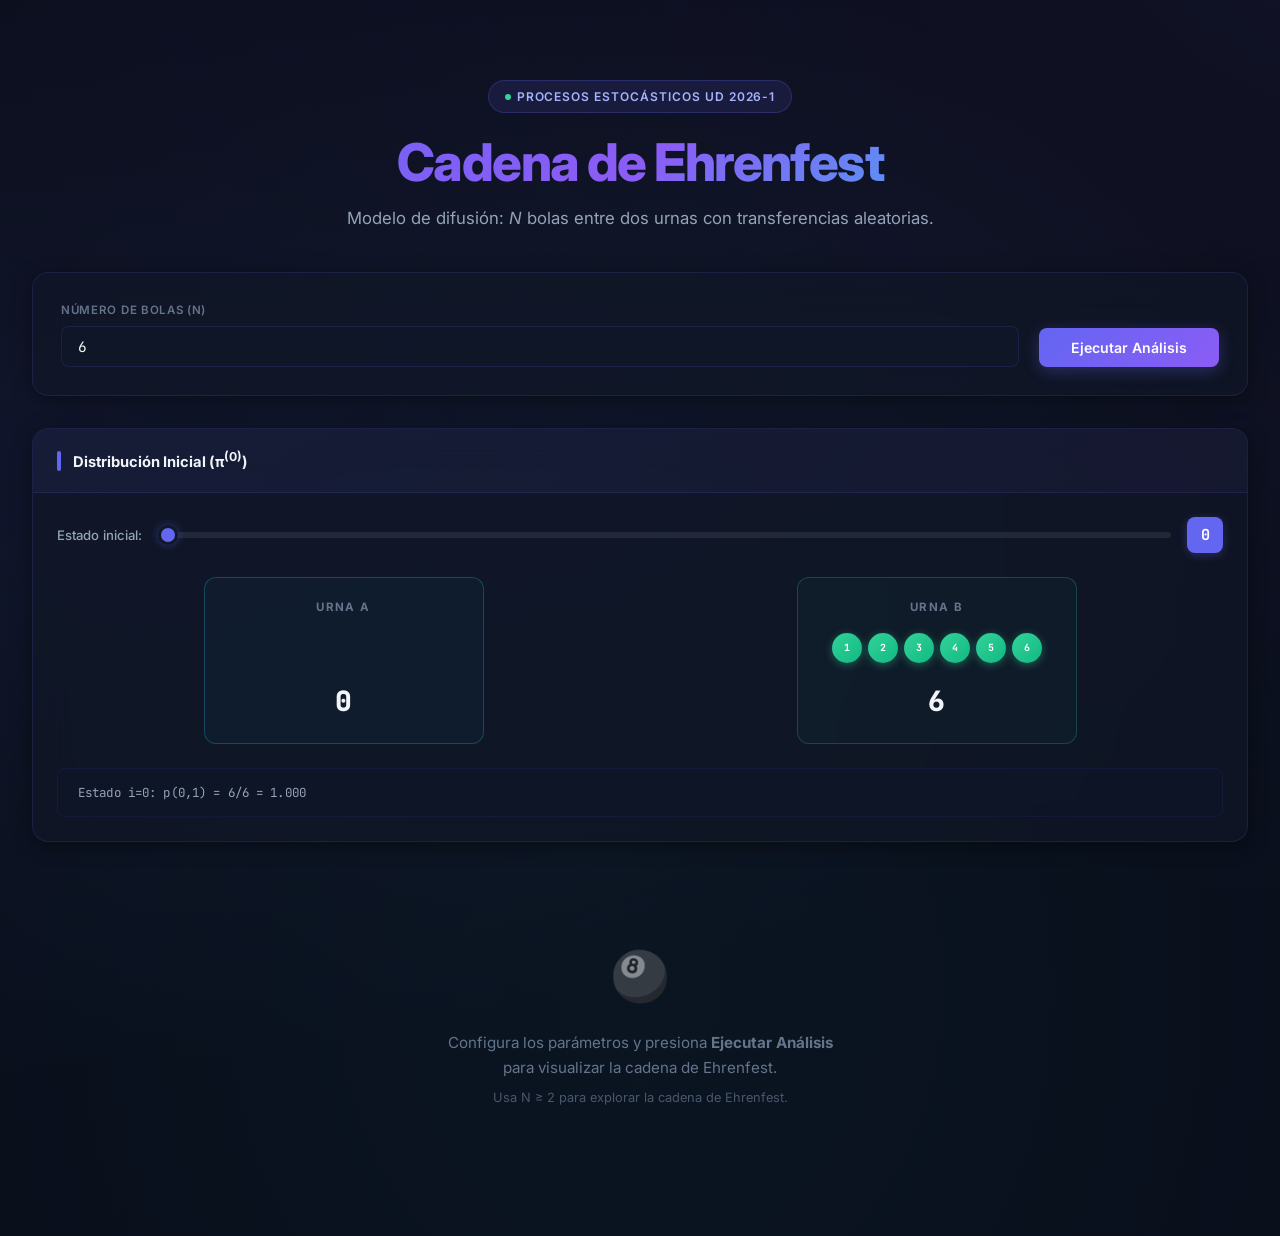
<file: index.html>
<!DOCTYPE html>
<html lang="es">

<head>
  <meta charset="UTF-8" />
  <meta name="viewport" content="width=device-width, initial-scale=1.0" />
  <meta name="description"
    content="Visualizador interactivo de la Cadena de Markov de Ehrenfest — distribución estacionaria, clases de comunicación, tiempos de recurrencia y simulación en tiempo real." />
  <title>Cadena de Ehrenfest — Visualizador Interactivo</title>
  <link rel="stylesheet" href="index.css" />
</head>

<body>
  <div id="app">

    <!-- ==================== HEADER ==================== -->
    <header class="header">
      <div class="header__badge">Procesos Estocásticos UD 2026-1</div>
      <h1 class="header__title">Cadena de Ehrenfest</h1>
      <p class="header__subtitle">
        Modelo de difusión: <em>N</em> bolas entre dos urnas con transferencias aleatorias.
      </p>
    </header>

    <!-- ==================== CONTROLS (only N) ==================== -->
    <section class="controls" id="controls">
      <div class="control-group">
        <label for="inputN">Número de bolas (N)</label>
        <input type="number" id="inputN" min="2" value="6" />
      </div>
      <button class="btn btn--primary" id="btnRun" onclick="runAnalysis()">
        Ejecutar Análisis
      </button>
    </section>

    <!-- ==================== URN VISUALIZATION — ESTADO ACTUAL ==================== -->
    <section class="urn-viz-card" id="urnVizCard">
      <div class="urn-viz-card__header">
        <div class="urn-viz-card__indicator"></div>
        <span class="urn-viz-card__title">Distribución Inicial (π<sup>(0)</sup>)</span>
      </div>
      <div class="urn-viz-card__body">
        <!-- Slider for initial state -->
        <div class="urn-slider">
          <label class="urn-slider__label" for="urnSlider">Estado inicial:</label>
          <input type="range" id="urnSlider" class="urn-slider__input" min="0" max="6" value="0" />
          <span class="urn-slider__value" id="urnSliderValue">0</span>
        </div>

        <!-- Urn boxes -->
        <div class="urn-boxes">
          <div class="urn-box urn-box--a">
            <span class="urn-box__label">URNA A</span>
            <div class="urn-box__balls" id="urnBallsA"></div>
            <span class="urn-box__count" id="urnBoxCountA">0</span>
          </div>
          <div class="urn-box urn-box--b">
            <span class="urn-box__label">URNA B</span>
            <div class="urn-box__balls" id="urnBallsB"></div>
            <span class="urn-box__count" id="urnBoxCountB">6</span>
          </div>
        </div>

        <!-- Probabilities -->
        <div class="urn-probabilities" id="urnProbabilities">
          Estado i=3: p(3,2) = 3/6 = 0.500 | p(3,4) = 3/6 = 0.500
        </div>
      </div>
    </section>

    <!-- ==================== EMPTY STATE ==================== -->
    <div class="empty-state" id="emptyState">
      <div class="empty-state__icon">🎱</div>
      <p class="empty-state__text">Configura los parámetros y presiona <strong>Ejecutar Análisis</strong> para
        visualizar la cadena de Ehrenfest.</p>
      <p class="empty-state__hint">Usa N ≥ 2 para explorar la cadena de Ehrenfest.</p>
    </div>

    <!-- ==================== RESULTS ==================== -->
    <div class="results-grid" id="resultsGrid" style="display:none;">

      <!-- 1. Transition Matrix -->
      <div class="section-card">
        <div class="section-card__header">
          <div class="section-card__icon section-card__icon--matrix">📊</div>
          <span class="section-card__title">Matriz de Transición (𝜫)</span>
        </div>
        <div class="section-card__body">
          <div class="formula-box">
            P[i][i−1] = i/N &nbsp;·&nbsp; P[i][i+1] = (N−i)/N
          </div>
          <div class="matrix-table-wrapper" id="matrixContainer"></div>
        </div>
      </div>

      <!-- 1b. Transition Diagram -->
      <div class="section-card">
        <div class="section-card__header">
          <div class="section-card__icon section-card__icon--matrix">🔀</div>
          <span class="section-card__title">Diagrama de Transición</span>
        </div>
        <div class="section-card__body section-card__body--diagram">
          <div class="diagram-wrapper" id="diagramContainer"></div>
        </div>
      </div>

      <!-- 2-4. State Classification and Communication Classes Combined -->
      <div class="section-card">
        <div class="section-card__header">
          <div class="section-card__icon section-card__icon--classes">🔗</div>
          <span class="section-card__title">Clasificación de Estados, Clases de Comunicación y Periodo</span>
        </div>
        <div class="section-card__body" id="classificationCombinedContainer"></div>
      </div>

      <!-- 5a. Stationary Distribution -->
      <div class="section-card">
        <div class="section-card__header">
          <div class="section-card__icon section-card__icon--stationary">📐</div>
          <span class="section-card__title">Distribución Estacionaria (ρ𝜫=ρ)</span>
        </div>
        <div class="section-card__body" id="stationaryContainer"></div>
      </div>

      <!-- 5c. n-step transition matrix -->
      <div class="section-card">
        <div class="section-card__header">
          <div class="section-card__icon section-card__icon--nstep">🎯</div>
          <span class="section-card__title">Matriz de Transición en n Pasos (𝜫<sup>n</sup>)</span>
          <div class="header-input-group">
            <label for="inputNStepSrc">Origen (src):</label>
            <input type="number" id="inputNStepSrc" min="0" value="0" oninput="updateNStepMatrix()" />
            <label for="inputNStepDst">Destino (dst):</label>
            <input type="number" id="inputNStepDst" min="0" value="0" oninput="updateNStepMatrix()" />
            <label for="inputNStepK">Pasos (n):</label>
            <input type="number" id="inputNStepK" min="1" value="2" oninput="updateNStepMatrix()" />
          </div>
        </div>
        <div class="section-card__body">
          <div class="formula-box" id="nStepFormula">
            P<sup>n</sup>[src][dst] = P(X<sub>n</sub> = dst | X<sub>0</sub> = src)
          </div>
          <div class="matrix-table-wrapper" id="nStepMatrixContainer"></div>
        </div>
      </div>

      <!-- 5b. Distribution after n steps -->
      <div class="section-card">
        <div class="section-card__header">
          <div class="section-card__icon section-card__icon--distribution">📈</div>
          <span class="section-card__title">Distribución Absoluta (X<sub>n</sub> = π<sup>(n)</sup>)</span>
          <div class="header-input-group">
            <label for="inputSteps">Pasos (n):</label>
            <input type="number" id="inputSteps" min="1" value="10" oninput="updateDistribution()" />
          </div>
        </div>
        <div class="section-card__body" id="distContainer"></div>
      </div>

      <!-- 5e. Mean Transition Times -->
      <div class="section-card">
        <div class="section-card__header">
          <div class="section-card__icon section-card__icon--hitting">🎲</div>
          <span class="section-card__title">Tiempos Medios de Transición (μ<sub>ij</sub>)</span>
          <div class="header-input-group">
            <label for="inputSrc">Origen (src):</label>
            <input type="number" id="inputSrc" min="0" value="0" oninput="updateHittingTimes()" />
          </div>
        </div>
        <div class="section-card__body" id="transitionTimesContainer"></div>
      </div>

      <!-- 5d. Mean Return Times -->
      <div class="section-card">
        <div class="section-card__header">
          <div class="section-card__icon section-card__icon--return">🔄</div>
          <span class="section-card__title">Tiempos Medios de Retorno (μ<sub>i</sub>)</span>
        </div>
        <div class="section-card__body" id="returnContainer"></div>
      </div>

    </div>

  </div>

  <!-- ==================== SCRIPTS ==================== -->
  <script src="ehrenfest_algorithm.js"></script>
  <script>
    // ============================================================
    //  STATE
    // ============================================================
    let currentResult = null;

    // ============================================================
    //  INPUT REFS
    // ============================================================
    const elN = document.getElementById('inputN');
    const elSlider = document.getElementById('urnSlider');
    const elSliderVal = document.getElementById('urnSliderValue');

    // Sync N changes with slider max and hitting times inputs
    elN.addEventListener('change', () => {
      const N = parseInt(elN.value);
      const elSrcInput = document.getElementById('inputSrc');
      if (elSrcInput) {
        elSrcInput.max = N;
        if (parseInt(elSrcInput.value) > N) elSrcInput.value = 0;
      }
      const elNStepSrcInput = document.getElementById('inputNStepSrc');
      const elNStepDstInput = document.getElementById('inputNStepDst');
      if (elNStepSrcInput) {
        elNStepSrcInput.max = N;
        if (parseInt(elNStepSrcInput.value) > N) elNStepSrcInput.value = 0;
      }
      if (elNStepDstInput) {
        elNStepDstInput.max = N;
        if (parseInt(elNStepDstInput.value) > N) elNStepDstInput.value = 0;
      }
      elSlider.max = N;
      if (parseInt(elSlider.value) > N) elSlider.value = 0;
      elSliderVal.textContent = elSlider.value;
      renderUrnViz();
      if (currentResult) {
        runAnalysis();
      }
    });

    // Slider real-time updates
    elSlider.addEventListener('input', () => {
      elSliderVal.textContent = elSlider.value;
      renderUrnViz();
      if (currentResult) {
        updateDistribution();
      }
    });

    // ============================================================
    //  URN VISUALIZATION (always visible)
    // ============================================================
    function renderUrnViz() {
      const N = parseInt(elN.value) || 6;
      const i0 = parseInt(elSlider.value);
      const countA = i0;
      const countB = N - i0;

      let htmlA = '';
      for (let b = 1; b <= countA; b++) {
        htmlA += `<div class="ball ball--a" style="animation-delay:${(b - 1) * 40}ms">${b}</div>`;
      }
      document.getElementById('urnBallsA').innerHTML = htmlA;

      let htmlB = '';
      for (let b = countA + 1; b <= N; b++) {
        htmlB += `<div class="ball ball--b" style="animation-delay:${(b - countA - 1) * 40}ms">${b}</div>`;
      }
      document.getElementById('urnBallsB').innerHTML = htmlB;

      document.getElementById('urnBoxCountA').textContent = countA;
      document.getElementById('urnBoxCountB').textContent = countB;

      const probEl = document.getElementById('urnProbabilities');
      if (i0 === 0) {
        probEl.textContent = `Estado i=0:  p(0,1) = ${N}/${N} = 1.000`;
      } else if (i0 === N) {
        probEl.textContent = `Estado i=${N}:  p(${N},${N - 1}) = ${N}/${N} = 1.000`;
      } else {
        const pDown = (i0 / N).toFixed(3);
        const pUp = ((N - i0) / N).toFixed(3);
        probEl.textContent = `Estado i=${i0}:  p(${i0},${i0 - 1}) = ${i0}/${N} = ${pDown}  |  p(${i0},${i0 + 1}) = ${N - i0}/${N} = ${pUp}`;
      }
    }

    // ============================================================
    //  MAIN ANALYSIS (only depends on N)
    // ============================================================
    function runAnalysis() {
      const N = parseInt(elN.value);
      if (N < 2) { alert('N debe ser al menos 2'); return; }

      const P = buildTransitionMatrix(N);
      const cls = getCommunicationClasses(N);
      const sc = classifyStates(N);
      const pi = stationaryDistribution(N);
      const mrt = meanReturnTimes(N, pi);

      currentResult = { N, P, cls, sc, pi, mrt };

      // Update secondary input ranges in header
      const elSrcInput = document.getElementById('inputSrc');
      if (elSrcInput) {
        elSrcInput.max = N;
        if (parseInt(elSrcInput.value) > N) elSrcInput.value = 0;
      }
      const elNStepSrcInput = document.getElementById('inputNStepSrc');
      const elNStepDstInput = document.getElementById('inputNStepDst');
      if (elNStepSrcInput) {
        elNStepSrcInput.max = N;
        if (parseInt(elNStepSrcInput.value) > N) elNStepSrcInput.value = 0;
      }
      if (elNStepDstInput) {
        elNStepDstInput.max = N;
        if (parseInt(elNStepDstInput.value) > N) elNStepDstInput.value = 0;
      }

      // Show sections
      document.getElementById('emptyState').style.display = 'none';
      document.getElementById('resultsGrid').style.display = 'flex';

      renderMatrix(P, N);
      renderTransitionDiagram(P, N);
      renderClassificationCombined(cls, N);
      renderStationary(pi, N);
      renderReturnTimes(mrt, N, pi);

      updateDistribution();
      updateHittingTimes();
      updateNStepMatrix();
    }

    // ============================================================
    //  DYNAMIC CALCULATION HANDLERS
    // ============================================================
    function updateDistribution() {
      if (!currentResult) return;
      const { N, P } = currentResult;
      const i0 = parseInt(elSlider.value);
      const elStepsInput = document.getElementById('inputSteps');
      const steps = parseInt(elStepsInput.value);

      if (isNaN(steps) || steps < 1) return;

      const distNn = distributionAfterSteps(P, i0, steps);
      renderDistribution(distNn, i0, steps, N);
    }

    function updateHittingTimes() {
      if (!currentResult) return;
      const { N, P } = currentResult;
      const elSrcInput = document.getElementById('inputSrc');
      let src = parseInt(elSrcInput.value);

      if (isNaN(src) || src < 0) return;
      if (src > N) {
        src = N;
        elSrcInput.value = N;
      }

      const ht = allHittingTimesFrom(P, src);
      renderTransitionTimes(ht, src, N);
    }

    function updateNStepMatrix() {
      if (!currentResult) return;
      const { N, P } = currentResult;
      const elNStepSrcInput = document.getElementById('inputNStepSrc');
      const elNStepDstInput = document.getElementById('inputNStepDst');
      const elNStepKInput = document.getElementById('inputNStepK');

      let src = parseInt(elNStepSrcInput.value);
      let dst = parseInt(elNStepDstInput.value);
      let steps = parseInt(elNStepKInput.value);

      if (isNaN(src) || src < 0) return;
      if (src > N) {
        src = N;
        elNStepSrcInput.value = N;
      }

      if (isNaN(dst) || dst < 0) return;
      if (dst > N) {
        dst = N;
        elNStepDstInput.value = N;
      }

      if (isNaN(steps) || steps < 1) return;

      const Pn = matPow(P, steps);
      renderNStepMatrix(Pn, N, src, dst);
    }

    function renderNStepMatrix(Pn, N, src, dst) {
      let html = '<table class="matrix-table"><thead><tr><th>𝜫<sup>n</sup></th>';
      for (let j = 0; j <= N; j++) html += `<th>${j}</th>`;
      html += '</tr></thead><tbody>';
      for (let i = 0; i <= N; i++) {
        html += `<tr><th>${i}</th>`;
        for (let j = 0; j <= N; j++) {
          const val = Pn[i][j];
          let cellClass = '';
          if (i === src && j === dst) {
            cellClass = ' class="highlighted-cell"';
          } else if (val > 0) {
            cellClass = ' class="nonzero"';
          }
          html += `<td${cellClass}>${val.toFixed(5)}</td>`;
        }
        html += '</tr>';
      }
      html += '</tbody></table>';
      document.getElementById('nStepMatrixContainer').innerHTML = html;

      const steps = document.getElementById('inputNStepK').value;
      const probVal = Pn[src] && Pn[src][dst] !== undefined ? Pn[src][dst].toFixed(6) : '0.000000';
      document.getElementById('nStepFormula').innerHTML =
        `π<sup>(${steps})</sup><sub>${src}${dst}</sub> = <strong>${probVal}</strong> &nbsp;(Probabilidad de ir de ${src} a ${dst} en ${steps} pasos)`;
    }

    // ============================================================
    //  1. RENDER MATRIX
    // ============================================================
    function renderMatrix(P, N) {
      let html = '<table class="matrix-table"><thead><tr><th>𝜫</th>';
      for (let j = 0; j <= N; j++) html += `<th>${j}</th>`;
      html += '</tr></thead><tbody>';
      for (let i = 0; i <= N; i++) {
        html += `<tr><th>${i}</th>`;
        for (let j = 0; j <= N; j++) {
          const v = P[i][j];
          const cls = v > 0 ? ' class="nonzero"' : '';
          html += `<td${cls}>${v > 0 ? fractionLabel(i, j, N) : '0'}</td>`;
        }
        html += '</tr>';
      }
      html += '</tbody></table>';
      document.getElementById('matrixContainer').innerHTML = html;
    }

    function fractionLabel(i, j, N) {
      if (j === i - 1) return `${i}/${N}`;
      if (j === i + 1) return `${N - i}/${N}`;
      return '?';
    }

    // ============================================================
    //  1b. RENDER TRANSITION DIAGRAM (SVG directed graph)
    // ============================================================
    function renderTransitionDiagram(P, N) {
      const container = document.getElementById('diagramContainer');
      const width = Math.max(700, (N + 1) * 110);
      const height = 200;
      const nodeRadius = 22;
      const padding = 60;

      // Calculate positions: nodes in a horizontal line
      const spacing = (width - 2 * padding) / Math.max(N, 1);
      const nodes = [];
      for (let i = 0; i <= N; i++) {
        nodes.push({
          id: i,
          x: padding + i * spacing,
          y: height / 2
        });
      }

      let svg = `<svg viewBox="0 0 ${width} ${height}" xmlns="http://www.w3.org/2000/svg" class="transition-diagram">`;

      // Defs for arrow markers
      svg += `<defs>
        <marker id="arrowRight" markerWidth="8" markerHeight="6" refX="8" refY="3" orient="auto">
          <polygon points="0 0, 8 3, 0 6" fill="var(--accent-cyan)"/>
        </marker>
        <marker id="arrowLeft" markerWidth="8" markerHeight="6" refX="8" refY="3" orient="auto-start-reverse">
          <polygon points="0 0, 8 3, 0 6" fill="var(--accent-rose)"/>
        </marker>
      </defs>`;

      // Draw edges
      for (let i = 0; i < N; i++) {
        const x1 = nodes[i].x;
        const x2 = nodes[i + 1].x;
        const y = height / 2;

        // Forward edge: i -> i+1 (top arc)
        const pUp = P[i][i + 1];
        if (pUp > 0) {
          const arcY = y - 32;
          svg += `<path d="M ${x1 + nodeRadius} ${y - 6} Q ${(x1 + x2) / 2} ${arcY} ${x2 - nodeRadius} ${y - 6}"
            fill="none" stroke="var(--accent-cyan)" stroke-width="1.5" marker-end="url(#arrowRight)" opacity="0.85"/>`;
          const labelFrac = `${N - i}/${N}`;
          svg += `<text x="${(x1 + x2) / 2}" y="${arcY - 4}" text-anchor="middle"
            font-family="'JetBrains Mono', monospace" font-size="10" fill="var(--accent-cyan)" font-weight="600">${labelFrac}</text>`;
        }

        // Backward edge: i+1 -> i (bottom arc)
        const pDown = P[i + 1][i];
        if (pDown > 0) {
          const arcY = y + 32;
          svg += `<path d="M ${x2 - nodeRadius} ${y + 6} Q ${(x1 + x2) / 2} ${arcY} ${x1 + nodeRadius} ${y + 6}"
            fill="none" stroke="var(--accent-rose)" stroke-width="1.5" marker-end="url(#arrowLeft)" opacity="0.85"/>`;
          const labelFrac = `${i + 1}/${N}`;
          svg += `<text x="${(x1 + x2) / 2}" y="${arcY + 14}" text-anchor="middle"
            font-family="'JetBrains Mono', monospace" font-size="10" fill="var(--accent-rose)" font-weight="600">${labelFrac}</text>`;
        }
      }

      // Draw nodes
      for (let i = 0; i <= N; i++) {
        const { x, y } = nodes[i];
        const isEven = i % 2 === 0;
        const fillColor = isEven ? 'rgba(99, 102, 241, 0.2)' : 'rgba(139, 92, 246, 0.2)';
        const strokeColor = isEven ? 'var(--accent-indigo)' : 'var(--accent-violet)';

        svg += `<circle cx="${x}" cy="${y}" r="${nodeRadius}" fill="${fillColor}" stroke="${strokeColor}" stroke-width="2"/>`;
        svg += `<text x="${x}" y="${y + 1}" text-anchor="middle" dominant-baseline="middle"
          font-family="'JetBrains Mono', monospace" font-size="13" font-weight="700" fill="var(--text-primary)">${i}</text>`;
      }

      svg += '</svg>';
      container.innerHTML = svg;
    }

    // ============================================================
    //  2-4. RENDER COMBINED CLASSIFICATION & COMMUNICATION CLASSES
    // ============================================================
    function renderClassificationCombined(cls, N) {
      let statesStr = N <= 4
        ? '{' + Array.from({ length: N + 1 }, (_, i) => i).join(',') + '}'
        : '{0,1,2,...,' + N + '}';

      let html = `
        <div class="info-row">
          <span class="info-row__label">Clases de Comunicación</span>
          <span class="info-row__value">C(0) = C(1) = C(2) = ... = C(N) = ${statesStr} &rarr; 1 Clase Única (Irreducible)</span>
        </div>
        <div class="info-row">
          <span class="info-row__label">Periodo</span>
          <span class="info-row__value">λ(i) = 2 &rarr; Para cualquier estado</span>
        </div>
        <div class="info-row">
          <span class="info-row__label">Clasificación de Estados</span>
          <span class="info-row__value">Recurrentes Positivos &rarr; Cadena Positiva Recurrente</span>
        </div>
      `;

      document.getElementById('classificationCombinedContainer').innerHTML = html;
    }

    // ============================================================
    //  5a. RENDER STATIONARY DISTRIBUTION
    // ============================================================
    function renderStationary(pi, N) {
      const maxPi = Math.max(...pi);
      let html = '<div class="formula-box">ρ<sub>(i)</sub> = C(N, i) / 2<sup>N</sup> &nbsp;(Binomial)</div>';
      html += '<div class="bar-chart">';
      pi.forEach((p, i) => {
        const pct = (p / maxPi) * 100;
        html += `<div class="bar-chart__item">
          <span class="bar-chart__label">ρ<sub>(${i})</sub></span>
          <div class="bar-chart__track">
            <div class="bar-chart__fill bar-chart__fill--indigo" style="width:${pct}%"></div>
          </div>
          <span class="bar-chart__value">${p.toFixed(5)}</span>
        </div>`;
      });
      html += '</div>';
      document.getElementById('stationaryContainer').innerHTML = html;
    }

    // ============================================================
    //  5d. RENDER MEAN RETURN TIMES
    // ============================================================
    function renderReturnTimes(mrt, N, pi) {
      const maxMrt = Math.max(...mrt);
      let html = '<div class="formula-box">μ<sub>i</sub> = 1/ρ(i) = 2<sup>N</sup> / C(N, i)</div>';
      html += '<div class="bar-chart">';
      mrt.forEach((t, i) => {
        const pct = (Math.log(t + 1) / Math.log(maxMrt + 1)) * 100;
        html += `<div class="bar-chart__item">
          <span class="bar-chart__label">μ<sub>${i}</sub></span>
          <div class="bar-chart__track">
            <div class="bar-chart__fill bar-chart__fill--amber" style="width:${pct}%"></div>
          </div>
          <span class="bar-chart__value">${t.toFixed(2)}</span>
        </div>`;
      });
      html += '</div>';
      document.getElementById('returnContainer').innerHTML = html;
    }

    // ============================================================
    //  5b. RENDER DISTRIBUTION AFTER n STEPS
    // ============================================================
    function renderDistribution(dist, i0, steps, N) {
      const maxD = Math.max(...dist);
      let html = `<div class="formula-box">X<sub>${steps}</sub> = π<sup>(${steps})</sup></div>`;
      html += '<div class="bar-chart">';
      dist.forEach((p, j) => {
        const pct = maxD > 0 ? (p / maxD) * 100 : 0;
        html += `<div class="bar-chart__item">
          <span class="bar-chart__label">${j}</span>
          <div class="bar-chart__track">
            <div class="bar-chart__fill bar-chart__fill--cyan" style="width:${pct}%"></div>
          </div>
          <span class="bar-chart__value">${p.toFixed(5)}</span>
        </div>`;
      });
      html += '</div>';
      document.getElementById('distContainer').innerHTML = html;
    }

    // ============================================================
    //  5e. RENDER MEAN TRANSITION TIMES
    // ============================================================
    function renderTransitionTimes(ht, src, N) {
      let html = `<div class="formula-box">μ<sub>${src}→j</sub> — Tiempo medio de transición desde estado ${src}</div>`;
      html += '<div class="bar-chart">';
      const maxHt = Math.max(...ht.filter(t => isFinite(t)));
      ht.forEach((t, j) => {
        const pct = maxHt > 0 ? (Math.log(t + 1) / Math.log(maxHt + 1)) * 100 : 0;
        const valStr = isFinite(t) ? t.toFixed(2) : '∞';
        html += `<div class="bar-chart__item">
          <span class="bar-chart__label">${src}→${j}</span>
          <div class="bar-chart__track">
            <div class="bar-chart__fill bar-chart__fill--rose" style="width:${pct}%"></div>
          </div>
          <span class="bar-chart__value">${valStr}</span>
        </div>`;
      });
      html += '</div>';

      document.getElementById('transitionTimesContainer').innerHTML = html;
    }

    // ============================================================
    //  INIT
    // ============================================================
    renderUrnViz();

  </script>
</body>

</html>
</file>
<file: index.css>
/* ============================================================
   CADENA DE EHRENFEST — Design System
   Dark theme · Glassmorphism · Premium aesthetic
   ============================================================ */

@import url('https://fonts.googleapis.com/css2?family=Inter:wght@300;400;500;600;700;800;900&family=JetBrains+Mono:wght@400;500;600&display=swap');

/* ---------- CSS Custom Properties ---------- */
:root {
  /* Colors */
  --bg-primary: #0a0e1a;
  --bg-secondary: #111827;
  --bg-card: rgba(17, 24, 39, 0.65);
  --bg-card-hover: rgba(17, 24, 39, 0.85);
  --bg-input: rgba(15, 23, 42, 0.8);
  --border-subtle: rgba(99, 102, 241, 0.15);
  --border-glow: rgba(99, 102, 241, 0.4);

  --text-primary: #f1f5f9;
  --text-secondary: #94a3b8;
  --text-muted: #64748b;
  --text-accent: #a5b4fc;

  --accent-indigo: #6366f1;
  --accent-cyan: #22d3ee;
  --accent-violet: #8b5cf6;
  --accent-emerald: #34d399;
  --accent-rose: #fb7185;
  --accent-amber: #fbbf24;

  --gradient-hero: linear-gradient(135deg, #6366f1 0%, #8b5cf6 50%, #22d3ee 100%);
  --gradient-card: linear-gradient(135deg, rgba(99, 102, 241, 0.08), rgba(139, 92, 246, 0.05));
  --gradient-btn: linear-gradient(135deg, #6366f1, #8b5cf6);
  --gradient-btn-hover: linear-gradient(135deg, #818cf8, #a78bfa);

  /* Shadows */
  --shadow-sm: 0 1px 3px rgba(0, 0, 0, 0.3);
  --shadow-md: 0 4px 20px rgba(0, 0, 0, 0.4);
  --shadow-lg: 0 8px 40px rgba(0, 0, 0, 0.5);
  --shadow-glow: 0 0 30px rgba(99, 102, 241, 0.15);

  /* Spacing & radius */
  --radius-sm: 8px;
  --radius-md: 12px;
  --radius-lg: 16px;
  --radius-xl: 24px;

  /* Transition */
  --transition-fast: 150ms cubic-bezier(0.4, 0, 0.2, 1);
  --transition-base: 250ms cubic-bezier(0.4, 0, 0.2, 1);
  --transition-slow: 400ms cubic-bezier(0.4, 0, 0.2, 1);
}

/* ---------- Reset & Base ---------- */
*, *::before, *::after {
  margin: 0;
  padding: 0;
  box-sizing: border-box;
}

html {
  scroll-behavior: smooth;
  font-size: 16px;
}

body {
  font-family: 'Inter', -apple-system, BlinkMacSystemFont, sans-serif;
  background: var(--bg-primary);
  color: var(--text-primary);
  min-height: 100vh;
  line-height: 1.6;
  overflow-x: hidden;
}

/* ---------- Background Effects ---------- */
body::before {
  content: '';
  position: fixed;
  top: -50%;
  left: -50%;
  width: 200%;
  height: 200%;
  background:
    radial-gradient(ellipse at 20% 50%, rgba(99, 102, 241, 0.08) 0%, transparent 50%),
    radial-gradient(ellipse at 80% 20%, rgba(139, 92, 246, 0.06) 0%, transparent 50%),
    radial-gradient(ellipse at 50% 80%, rgba(34, 211, 238, 0.04) 0%, transparent 50%);
  pointer-events: none;
  z-index: 0;
  animation: bgFloat 25s ease-in-out infinite alternate;
}

@keyframes bgFloat {
  0% { transform: translate(0, 0) rotate(0deg); }
  100% { transform: translate(-2%, 2%) rotate(3deg); }
}

/* ---------- Scrollbar ---------- */
::-webkit-scrollbar { width: 6px; }
::-webkit-scrollbar-track { background: transparent; }
::-webkit-scrollbar-thumb {
  background: rgba(99, 102, 241, 0.3);
  border-radius: 3px;
}
::-webkit-scrollbar-thumb:hover { background: rgba(99, 102, 241, 0.5); }

/* ---------- App Container ---------- */
#app {
  position: relative;
  z-index: 1;
  max-width: 1400px;
  margin: 0 auto;
  padding: 2rem 2rem 4rem;
}

/* ---------- Header ---------- */
.header {
  text-align: center;
  padding: 3rem 0 2.5rem;
  position: relative;
}

.header__badge {
  display: inline-flex;
  align-items: center;
  gap: 6px;
  padding: 6px 16px;
  background: rgba(99, 102, 241, 0.12);
  border: 1px solid rgba(99, 102, 241, 0.25);
  border-radius: 999px;
  font-size: 0.75rem;
  font-weight: 600;
  color: var(--text-accent);
  letter-spacing: 0.08em;
  text-transform: uppercase;
  margin-bottom: 1.25rem;
}

.header__badge::before {
  content: '';
  width: 6px;
  height: 6px;
  background: var(--accent-emerald);
  border-radius: 50%;
  animation: pulse 2s ease-in-out infinite;
}

@keyframes pulse {
  0%, 100% { opacity: 1; transform: scale(1); }
  50% { opacity: 0.5; transform: scale(0.7); }
}

.header__title {
  font-size: clamp(2rem, 5vw, 3.25rem);
  font-weight: 800;
  background: var(--gradient-hero);
  -webkit-background-clip: text;
  -webkit-text-fill-color: transparent;
  background-clip: text;
  letter-spacing: -0.03em;
  line-height: 1.15;
  margin-bottom: 0.75rem;
}

.header__subtitle {
  font-size: 1.05rem;
  color: var(--text-secondary);
  font-weight: 400;
  max-width: 600px;
  margin: 0 auto;
}

/* ---------- Controls Panel ---------- */
.controls {
  display: flex;
  flex-wrap: wrap;
  align-items: flex-end;
  gap: 1.25rem;
  padding: 1.75rem;
  background: var(--bg-card);
  backdrop-filter: blur(20px);
  -webkit-backdrop-filter: blur(20px);
  border: 1px solid var(--border-subtle);
  border-radius: var(--radius-lg);
  margin-bottom: 2rem;
  box-shadow: var(--shadow-md);
  transition: border-color var(--transition-base);
}

.controls:hover {
  border-color: var(--border-glow);
}

.control-group {
  display: flex;
  flex-direction: column;
  gap: 0.4rem;
  flex: 1;
  min-width: 140px;
}

.control-group label {
  font-size: 0.72rem;
  font-weight: 600;
  color: var(--text-muted);
  letter-spacing: 0.06em;
  text-transform: uppercase;
}

.control-group input,
.control-group select {
  font-family: 'JetBrains Mono', monospace;
  font-size: 0.9rem;
  padding: 0.65rem 1rem;
  background: var(--bg-input);
  border: 1px solid var(--border-subtle);
  border-radius: var(--radius-sm);
  color: var(--text-primary);
  outline: none;
  transition: all var(--transition-fast);
  width: 100%;
}

.control-group input:focus,
.control-group select:focus {
  border-color: var(--accent-indigo);
  box-shadow: 0 0 0 3px rgba(99, 102, 241, 0.15);
}

.control-group input::placeholder {
  color: var(--text-muted);
}

.btn {
  font-family: 'Inter', sans-serif;
  font-size: 0.88rem;
  font-weight: 600;
  padding: 0.7rem 2rem;
  border: none;
  border-radius: var(--radius-sm);
  cursor: pointer;
  transition: all var(--transition-base);
  white-space: nowrap;
  position: relative;
  overflow: hidden;
}

.btn--primary {
  background: var(--gradient-btn);
  color: white;
  box-shadow: 0 4px 15px rgba(99, 102, 241, 0.3);
}

.btn--primary:hover {
  background: var(--gradient-btn-hover);
  box-shadow: 0 6px 25px rgba(99, 102, 241, 0.4);
  transform: translateY(-1px);
}

.btn--primary:active {
  transform: translateY(0);
  box-shadow: 0 2px 10px rgba(99, 102, 241, 0.3);
}

.btn--secondary {
  background: rgba(99, 102, 241, 0.1);
  color: var(--text-accent);
  border: 1px solid rgba(99, 102, 241, 0.25);
}

.btn--secondary:hover {
  background: rgba(99, 102, 241, 0.2);
  border-color: rgba(99, 102, 241, 0.4);
}

/* ---------- Urn Visualization Card ---------- */
.urn-viz-card {
  background: var(--bg-card);
  backdrop-filter: blur(20px);
  -webkit-backdrop-filter: blur(20px);
  border: 1px solid var(--border-subtle);
  border-radius: var(--radius-lg);
  margin-bottom: 2rem;
  box-shadow: var(--shadow-md);
  overflow: hidden;
  transition: border-color var(--transition-base);
}

.urn-viz-card:hover {
  border-color: var(--border-glow);
}

.urn-viz-card__header {
  display: flex;
  align-items: center;
  gap: 0.75rem;
  padding: 1.1rem 1.5rem;
  border-bottom: 1px solid var(--border-subtle);
  background: var(--gradient-card);
}

.urn-viz-card__indicator {
  width: 4px;
  height: 20px;
  border-radius: 2px;
  background: var(--accent-indigo);
  flex-shrink: 0;
}

.urn-viz-card__title {
  font-size: 0.92rem;
  font-weight: 700;
  color: var(--text-primary);
}

.urn-viz-card__body {
  padding: 1.5rem;
  display: flex;
  flex-direction: column;
  gap: 1.5rem;
}

/* ---------- Urn Slider ---------- */
.urn-slider {
  display: flex;
  align-items: center;
  gap: 1rem;
}

.urn-slider__label {
  font-size: 0.82rem;
  color: var(--text-secondary);
  white-space: nowrap;
  font-weight: 500;
}

.urn-slider__input {
  flex: 1;
  -webkit-appearance: none;
  appearance: none;
  height: 6px;
  border-radius: 3px;
  background: rgba(100, 116, 139, 0.2);
  outline: none;
  cursor: pointer;
  transition: background var(--transition-fast);
}

.urn-slider__input::-webkit-slider-thumb {
  -webkit-appearance: none;
  appearance: none;
  width: 20px;
  height: 20px;
  border-radius: 50%;
  background: var(--accent-indigo);
  border: 3px solid var(--bg-secondary);
  box-shadow: 0 0 8px rgba(99, 102, 241, 0.4);
  cursor: pointer;
  transition: all var(--transition-fast);
}

.urn-slider__input::-webkit-slider-thumb:hover {
  transform: scale(1.15);
  box-shadow: 0 0 14px rgba(99, 102, 241, 0.6);
}

.urn-slider__input::-moz-range-thumb {
  width: 20px;
  height: 20px;
  border-radius: 50%;
  background: var(--accent-indigo);
  border: 3px solid var(--bg-secondary);
  box-shadow: 0 0 8px rgba(99, 102, 241, 0.4);
  cursor: pointer;
}

.urn-slider__value {
  display: inline-flex;
  align-items: center;
  justify-content: center;
  min-width: 36px;
  height: 36px;
  border-radius: var(--radius-sm);
  background: var(--accent-indigo);
  color: white;
  font-family: 'JetBrains Mono', monospace;
  font-size: 0.95rem;
  font-weight: 700;
  box-shadow: 0 2px 10px rgba(99, 102, 241, 0.3);
}

/* ---------- Urn Boxes ---------- */
.urn-boxes {
  display: grid;
  grid-template-columns: 1fr 1fr;
  gap: 1.25rem;
  justify-items: center;
}

.urn-box {
  display: flex;
  flex-direction: column;
  align-items: center;
  gap: 0.75rem;
  width: 100%;
  max-width: 280px;
  padding: 1.25rem;
  border-radius: var(--radius-md);
  border: 1.5px solid;
  transition: all var(--transition-base);
}

.urn-box--a {
  border-color: rgba(34, 211, 238, 0.25);
  background: rgba(34, 211, 238, 0.03);
}

.urn-box--a:hover {
  border-color: rgba(34, 211, 238, 0.4);
  background: rgba(34, 211, 238, 0.06);
}

.urn-box--b {
  border-color: rgba(52, 211, 153, 0.25);
  background: rgba(52, 211, 153, 0.03);
}

.urn-box--b:hover {
  border-color: rgba(52, 211, 153, 0.4);
  background: rgba(52, 211, 153, 0.06);
}

.urn-box__label {
  font-size: 0.72rem;
  font-weight: 700;
  letter-spacing: 0.12em;
  text-transform: uppercase;
  color: var(--text-muted);
}

.urn-box__balls {
  display: flex;
  flex-wrap: wrap;
  justify-content: center;
  gap: 6px;
  min-height: 38px;
  align-items: center;
}

.urn-box__count {
  font-family: 'JetBrains Mono', monospace;
  font-size: 1.75rem;
  font-weight: 800;
  color: var(--text-primary);
}

/* ---------- Balls (shared) ---------- */
.ball {
  width: 30px;
  height: 30px;
  border-radius: 50%;
  display: flex;
  align-items: center;
  justify-content: center;
  font-family: 'JetBrains Mono', monospace;
  font-size: 0.62rem;
  font-weight: 700;
  color: white;
  animation: ballAppear 0.35s cubic-bezier(0.34, 1.56, 0.64, 1) both;
  transition: transform var(--transition-fast);
  cursor: default;
}

.ball:hover {
  transform: scale(1.18);
}

.ball--a {
  background: linear-gradient(135deg, #06b6d4, #0891b2);
  box-shadow: 0 2px 8px rgba(6, 182, 212, 0.4);
}

.ball--b {
  background: linear-gradient(135deg, #34d399, #10b981);
  box-shadow: 0 2px 8px rgba(52, 211, 153, 0.4);
}

@keyframes ballAppear {
  0% { transform: scale(0); opacity: 0; }
  100% { transform: scale(1); opacity: 1; }
}

/* ---------- Probabilities Bar ---------- */
.urn-probabilities {
  font-family: 'JetBrains Mono', monospace;
  font-size: 0.78rem;
  color: var(--text-secondary);
  background: rgba(15, 23, 42, 0.5);
  border: 1px solid rgba(99, 102, 241, 0.08);
  border-radius: var(--radius-sm);
  padding: 0.85rem 1.25rem;
  line-height: 1.6;
  letter-spacing: 0.01em;
}

/* ---------- Transition Diagram ---------- */
.diagram-wrapper {
  overflow-x: auto;
  padding: 0.5rem 0;
}

.transition-diagram {
  width: 100%;
  min-width: 500px;
  height: auto;
}

.section-card__body--diagram {
  padding: 1rem 1.5rem;
  max-height: none;
  overflow-y: visible;
}

/* ---------- Secondary Controls Label ---------- */
.controls__section-label {
  width: 100%;
  font-size: 0.72rem;
  font-weight: 700;
  letter-spacing: 0.08em;
  text-transform: uppercase;
  color: var(--text-accent);
  padding-bottom: 0.25rem;
  border-bottom: 1px solid var(--border-subtle);
  margin-bottom: 0.25rem;
}

.controls--secondary {
  flex-wrap: wrap;
}

/* ---------- Results Grid ---------- */
.results-grid {
  display: flex;
  flex-direction: column;
  gap: 1.5rem;
  margin-bottom: 2rem;
}

.header-input-group {
  margin-left: auto;
  display: flex;
  align-items: center;
  gap: 0.5rem;
}

.header-input-group label {
  font-size: 0.72rem;
  font-weight: 600;
  color: var(--text-muted);
  letter-spacing: 0.05em;
  text-transform: uppercase;
}

.header-input-group input {
  font-family: 'JetBrains Mono', monospace;
  font-size: 0.8rem;
  padding: 0.35rem 0.6rem;
  background: var(--bg-input);
  border: 1px solid var(--border-subtle);
  border-radius: 4px;
  color: var(--text-primary);
  outline: none;
  transition: all var(--transition-fast);
  width: 80px;
}

.header-input-group input:focus {
  border-color: var(--accent-indigo);
  box-shadow: 0 0 0 2px rgba(99, 102, 241, 0.15);
}

@media (max-width: 576px) {
  .section-card__header {
    flex-wrap: wrap;
    gap: 0.5rem;
  }
  .header-input-group {
    margin-left: 0;
    width: 100%;
    justify-content: flex-end;
  }
}

/* ---------- Section Card ---------- */
.section-card {
  background: var(--bg-card);
  backdrop-filter: blur(20px);
  -webkit-backdrop-filter: blur(20px);
  border: 1px solid var(--border-subtle);
  border-radius: var(--radius-lg);
  box-shadow: var(--shadow-md);
  overflow: hidden;
  transition: all var(--transition-base);
  animation: cardIn 0.5s cubic-bezier(0.4, 0, 0.2, 1) both;
}

.section-card:hover {
  border-color: var(--border-glow);
  box-shadow: var(--shadow-lg), var(--shadow-glow);
  transform: translateY(-2px);
}

@keyframes cardIn {
  0% { opacity: 0; transform: translateY(20px); }
  100% { opacity: 1; transform: translateY(0); }
}

.section-card__header {
  display: flex;
  align-items: center;
  gap: 0.75rem;
  padding: 1.25rem 1.5rem;
  border-bottom: 1px solid var(--border-subtle);
  background: var(--gradient-card);
}

.section-card__icon {
  width: 36px;
  height: 36px;
  border-radius: var(--radius-sm);
  display: flex;
  align-items: center;
  justify-content: center;
  font-size: 1.1rem;
  flex-shrink: 0;
}

.section-card__icon--matrix { background: rgba(99, 102, 241, 0.15); }
.section-card__icon--classes { background: rgba(34, 211, 238, 0.15); }
.section-card__icon--states { background: rgba(52, 211, 153, 0.15); }
.section-card__icon--stationary { background: rgba(139, 92, 246, 0.15); }
.section-card__icon--distribution { background: rgba(251, 191, 36, 0.15); }
.section-card__icon--nstep { background: rgba(251, 113, 133, 0.15); }
.section-card__icon--return { background: rgba(99, 102, 241, 0.15); }
.section-card__icon--hitting { background: rgba(34, 211, 238, 0.15); }
.section-card__icon--balance { background: rgba(52, 211, 153, 0.15); }

.section-card__title {
  font-size: 0.95rem;
  font-weight: 700;
  color: var(--text-primary);
}

.section-card__number {
  font-family: 'JetBrains Mono', monospace;
  font-size: 0.65rem;
  font-weight: 600;
  color: var(--text-muted);
  margin-left: auto;
  background: rgba(100, 116, 139, 0.15);
  padding: 3px 8px;
  border-radius: 4px;
}

.section-card__body {
  padding: 1.25rem 1.5rem;
  max-height: 500px;
  overflow-y: auto;
}

.section-card__body--diagram {
  max-height: none;
  overflow: visible;
}

/* Full-width card variant */
.section-card--full {
  grid-column: 1 / -1;
}

/* ---------- Matrix Table ---------- */
.matrix-table-wrapper {
  overflow-x: auto;
  border-radius: var(--radius-sm);
}

.matrix-table {
  border-collapse: collapse;
  font-family: 'JetBrains Mono', monospace;
  font-size: 0.78rem;
  width: 100%;
  min-width: max-content;
}

.matrix-table th,
.matrix-table td {
  padding: 0.5rem 0.65rem;
  text-align: center;
  border: 1px solid rgba(99, 102, 241, 0.08);
  white-space: nowrap;
}

.matrix-table th {
  background: rgba(99, 102, 241, 0.08);
  color: var(--text-accent);
  font-weight: 600;
  font-size: 0.72rem;
  position: sticky;
  top: 0;
  z-index: 2;
}

.matrix-table td {
  color: var(--text-secondary);
  transition: all var(--transition-fast);
}

.matrix-table td.nonzero {
  color: var(--text-primary);
  background: rgba(99, 102, 241, 0.06);
  font-weight: 500;
}

.matrix-table tr:hover td {
  background: rgba(99, 102, 241, 0.04);
}

/* ---------- Info Row ---------- */
.info-row {
  display: flex;
  justify-content: space-between;
  align-items: center;
  padding: 0.6rem 0;
  border-bottom: 1px solid rgba(100, 116, 139, 0.08);
}

.info-row:last-child { border-bottom: none; }

.info-row__label {
  font-size: 0.82rem;
  color: var(--text-secondary);
}

.info-row__value {
  font-family: 'JetBrains Mono', monospace;
  font-size: 0.82rem;
  font-weight: 500;
  color: var(--text-primary);
}

/* ---------- State Chips ---------- */
.state-chips {
  display: flex;
  flex-wrap: wrap;
  gap: 6px;
  margin-top: 0.5rem;
}

.state-chip {
  font-family: 'JetBrains Mono', monospace;
  font-size: 0.72rem;
  font-weight: 600;
  padding: 4px 10px;
  border-radius: 6px;
  transition: transform var(--transition-fast);
}

.state-chip:hover { transform: scale(1.08); }

.state-chip--even {
  background: rgba(34, 211, 238, 0.12);
  color: var(--accent-cyan);
  border: 1px solid rgba(34, 211, 238, 0.2);
}

.state-chip--odd {
  background: rgba(139, 92, 246, 0.12);
  color: var(--accent-violet);
  border: 1px solid rgba(139, 92, 246, 0.2);
}

/* ---------- Status Badge ---------- */
.status-badge {
  display: inline-flex;
  align-items: center;
  gap: 5px;
  font-size: 0.75rem;
  font-weight: 600;
  padding: 4px 12px;
  border-radius: 999px;
}

.status-badge--success {
  background: rgba(52, 211, 153, 0.12);
  color: var(--accent-emerald);
  border: 1px solid rgba(52, 211, 153, 0.25);
}

.status-badge--info {
  background: rgba(99, 102, 241, 0.12);
  color: var(--text-accent);
  border: 1px solid rgba(99, 102, 241, 0.25);
}

/* ---------- Bar Chart ---------- */
.bar-chart {
  display: flex;
  flex-direction: column;
  gap: 6px;
}

.bar-chart__item {
  display: grid;
  grid-template-columns: 50px 1fr 80px;
  align-items: center;
  gap: 10px;
}

.bar-chart__label {
  font-family: 'JetBrains Mono', monospace;
  font-size: 0.72rem;
  color: var(--text-muted);
  text-align: right;
}

.bar-chart__track {
  height: 22px;
  background: rgba(100, 116, 139, 0.08);
  border-radius: 4px;
  overflow: hidden;
  position: relative;
}

.bar-chart__fill {
  height: 100%;
  border-radius: 4px;
  transition: width 0.6s cubic-bezier(0.34, 1.56, 0.64, 1);
  position: relative;
}

.bar-chart__fill--indigo {
  background: linear-gradient(90deg, var(--accent-indigo), var(--accent-violet));
}
.bar-chart__fill--cyan {
  background: linear-gradient(90deg, var(--accent-cyan), #06b6d4);
}
.bar-chart__fill--amber {
  background: linear-gradient(90deg, var(--accent-amber), #f59e0b);
}
.bar-chart__fill--rose {
  background: linear-gradient(90deg, var(--accent-rose), #f43f5e);
}
.bar-chart__fill--violet {
  background: linear-gradient(90deg, var(--accent-violet), #7c3aed);
}

/* ---------- N-Step Table ---------- */
.nstep-table-wrapper {
  overflow-x: auto;
  overflow-y: auto;
  max-height: 360px;
  border-radius: var(--radius-sm);
}

.nstep-table {
  min-width: auto;
}

.bar-chart__value {
  font-family: 'JetBrains Mono', monospace;
  font-size: 0.72rem;
  color: var(--text-secondary);
  text-align: left;
}

/* ---------- Simulation Controls ---------- */
.sim-controls {
  display: flex;
  align-items: center;
  gap: 0.75rem;
  margin-bottom: 1rem;
  flex-wrap: wrap;
}

.btn--sim {
  font-size: 0.78rem;
  padding: 0.45rem 1rem;
  border-radius: 6px;
  font-weight: 600;
}

.btn--play {
  background: rgba(52, 211, 153, 0.15);
  color: var(--accent-emerald);
  border: 1px solid rgba(52, 211, 153, 0.25);
}

.btn--play:hover {
  background: rgba(52, 211, 153, 0.25);
}

.btn--pause {
  background: rgba(251, 191, 36, 0.15);
  color: var(--accent-amber);
  border: 1px solid rgba(251, 191, 36, 0.25);
}

.btn--pause:hover {
  background: rgba(251, 191, 36, 0.25);
}

.btn--reset {
  background: rgba(251, 113, 133, 0.15);
  color: var(--accent-rose);
  border: 1px solid rgba(251, 113, 133, 0.25);
}

.btn--reset:hover {
  background: rgba(251, 113, 133, 0.25);
}

.sim-info {
  margin-left: auto;
  font-family: 'JetBrains Mono', monospace;
  font-size: 0.75rem;
  color: var(--text-muted);
}

/* ---------- Canvas Chart ---------- */
.chart-canvas {
  width: 100%;
  height: 220px;
  border-radius: var(--radius-sm);
  background: rgba(15, 23, 42, 0.5);
  border: 1px solid rgba(99, 102, 241, 0.08);
}

/* ---------- Formula Box ---------- */
.formula-box {
  background: rgba(99, 102, 241, 0.06);
  border: 1px solid rgba(99, 102, 241, 0.12);
  border-left: 3px solid var(--accent-indigo);
  border-radius: 0 var(--radius-sm) var(--radius-sm) 0;
  padding: 0.75rem 1rem;
  margin-bottom: 0.75rem;
  font-family: 'JetBrains Mono', monospace;
  font-size: 0.8rem;
  color: var(--text-accent);
  line-height: 1.5;
}

/* ---------- Empty State ---------- */
.empty-state {
  display: flex;
  flex-direction: column;
  align-items: center;
  justify-content: center;
  padding: 4rem 2rem;
  text-align: center;
  color: var(--text-muted);
}

.empty-state__icon {
  font-size: 3rem;
  margin-bottom: 1rem;
  opacity: 0.5;
}

.empty-state__text {
  font-size: 0.95rem;
  max-width: 400px;
}

.empty-state__hint {
  font-size: 0.8rem;
  margin-top: 0.5rem;
  color: var(--text-muted);
  opacity: 0.7;
}

/* ---------- Footer ---------- */
.footer {
  text-align: center;
  padding: 2rem 0;
  color: var(--text-muted);
  font-size: 0.78rem;
  border-top: 1px solid var(--border-subtle);
  margin-top: 2rem;
}

.footer a {
  color: var(--text-accent);
  text-decoration: none;
}

/* ---------- Responsive ---------- */
@media (max-width: 768px) {
  #app { padding: 1rem 1rem 3rem; }
  .header { padding: 2rem 0 1.5rem; }
  .results-grid { grid-template-columns: 1fr; }

  .urn-boxes {
    grid-template-columns: 1fr;
    gap: 1rem;
  }

  .urn-box { max-width: 100%; }
}

@media (max-width: 480px) {
  .controls { padding: 1.25rem; gap: 1rem; }
  .control-group { min-width: 100%; }
  .btn { width: 100%; }
}

/* ---------- Animation Delays for Cards ---------- */
.section-card:nth-child(1) { animation-delay: 0.05s; }
.section-card:nth-child(2) { animation-delay: 0.1s; }
.section-card:nth-child(3) { animation-delay: 0.15s; }
.section-card:nth-child(4) { animation-delay: 0.2s; }
.section-card:nth-child(5) { animation-delay: 0.25s; }
.section-card:nth-child(6) { animation-delay: 0.3s; }
.section-card:nth-child(7) { animation-delay: 0.35s; }
.section-card:nth-child(8) { animation-delay: 0.4s; }
.section-card:nth-child(9) { animation-delay: 0.45s; }

/* ---------- Tooltip ---------- */
[data-tooltip] {
  position: relative;
}
[data-tooltip]::after {
  content: attr(data-tooltip);
  position: absolute;
  bottom: calc(100% + 8px);
  left: 50%;
  transform: translateX(-50%) scale(0.9);
  padding: 6px 12px;
  background: var(--bg-secondary);
  border: 1px solid var(--border-subtle);
  border-radius: 6px;
  font-size: 0.72rem;
  color: var(--text-secondary);
  white-space: nowrap;
  opacity: 0;
  pointer-events: none;
  transition: all var(--transition-fast);
  z-index: 100;
}
[data-tooltip]:hover::after {
  opacity: 1;
  transform: translateX(-50%) scale(1);
}

/* ---------- Loading Spinner ---------- */
.spinner {
  width: 20px;
  height: 20px;
  border: 2px solid rgba(99, 102, 241, 0.2);
  border-top-color: var(--accent-indigo);
  border-radius: 50%;
  animation: spin 0.6s linear infinite;
  display: inline-block;
  vertical-align: middle;
  margin-right: 8px;
}

@keyframes spin {
  to { transform: rotate(360deg); }
}

/* ---------- Highlighted Matrix Cell ---------- */
.matrix-table td.highlighted-cell {
  background: var(--accent-indigo) !important;
  color: white !important;
  font-weight: 700;
  box-shadow: inset 0 0 0 2px var(--accent-cyan);
  animation: pulseGlow 2s infinite alternate;
}

@keyframes pulseGlow {
  0% { opacity: 0.95; }
  100% { opacity: 1; box-shadow: inset 0 0 0 2px var(--accent-cyan), 0 0 10px rgba(34, 211, 238, 0.4); }
}
</file>
<file: Algoritmo/index.css>
/* ============================================================
   CADENA DE EHRENFEST — Design System
   Dark theme · Glassmorphism · Premium aesthetic
   ============================================================ */

@import url('https://fonts.googleapis.com/css2?family=Inter:wght@300;400;500;600;700;800;900&family=JetBrains+Mono:wght@400;500;600&display=swap');

/* ---------- CSS Custom Properties ---------- */
:root {
  /* Colors */
  --bg-primary: #0a0e1a;
  --bg-secondary: #111827;
  --bg-card: rgba(17, 24, 39, 0.65);
  --bg-card-hover: rgba(17, 24, 39, 0.85);
  --bg-input: rgba(15, 23, 42, 0.8);
  --border-subtle: rgba(99, 102, 241, 0.15);
  --border-glow: rgba(99, 102, 241, 0.4);

  --text-primary: #f1f5f9;
  --text-secondary: #94a3b8;
  --text-muted: #64748b;
  --text-accent: #a5b4fc;

  --accent-indigo: #6366f1;
  --accent-cyan: #22d3ee;
  --accent-violet: #8b5cf6;
  --accent-emerald: #34d399;
  --accent-rose: #fb7185;
  --accent-amber: #fbbf24;

  --gradient-hero: linear-gradient(135deg, #6366f1 0%, #8b5cf6 50%, #22d3ee 100%);
  --gradient-card: linear-gradient(135deg, rgba(99, 102, 241, 0.08), rgba(139, 92, 246, 0.05));
  --gradient-btn: linear-gradient(135deg, #6366f1, #8b5cf6);
  --gradient-btn-hover: linear-gradient(135deg, #818cf8, #a78bfa);

  /* Shadows */
  --shadow-sm: 0 1px 3px rgba(0, 0, 0, 0.3);
  --shadow-md: 0 4px 20px rgba(0, 0, 0, 0.4);
  --shadow-lg: 0 8px 40px rgba(0, 0, 0, 0.5);
  --shadow-glow: 0 0 30px rgba(99, 102, 241, 0.15);

  /* Spacing & radius */
  --radius-sm: 8px;
  --radius-md: 12px;
  --radius-lg: 16px;
  --radius-xl: 24px;

  /* Transition */
  --transition-fast: 150ms cubic-bezier(0.4, 0, 0.2, 1);
  --transition-base: 250ms cubic-bezier(0.4, 0, 0.2, 1);
  --transition-slow: 400ms cubic-bezier(0.4, 0, 0.2, 1);
}

/* ---------- Reset & Base ---------- */
*, *::before, *::after {
  margin: 0;
  padding: 0;
  box-sizing: border-box;
}

html {
  scroll-behavior: smooth;
  font-size: 16px;
}

body {
  font-family: 'Inter', -apple-system, BlinkMacSystemFont, sans-serif;
  background: var(--bg-primary);
  color: var(--text-primary);
  min-height: 100vh;
  line-height: 1.6;
  overflow-x: hidden;
}

/* ---------- Background Effects ---------- */
body::before {
  content: '';
  position: fixed;
  top: -50%;
  left: -50%;
  width: 200%;
  height: 200%;
  background:
    radial-gradient(ellipse at 20% 50%, rgba(99, 102, 241, 0.08) 0%, transparent 50%),
    radial-gradient(ellipse at 80% 20%, rgba(139, 92, 246, 0.06) 0%, transparent 50%),
    radial-gradient(ellipse at 50% 80%, rgba(34, 211, 238, 0.04) 0%, transparent 50%);
  pointer-events: none;
  z-index: 0;
  animation: bgFloat 25s ease-in-out infinite alternate;
}

@keyframes bgFloat {
  0% { transform: translate(0, 0) rotate(0deg); }
  100% { transform: translate(-2%, 2%) rotate(3deg); }
}

/* ---------- Scrollbar ---------- */
::-webkit-scrollbar { width: 6px; }
::-webkit-scrollbar-track { background: transparent; }
::-webkit-scrollbar-thumb {
  background: rgba(99, 102, 241, 0.3);
  border-radius: 3px;
}
::-webkit-scrollbar-thumb:hover { background: rgba(99, 102, 241, 0.5); }

/* ---------- App Container ---------- */
#app {
  position: relative;
  z-index: 1;
  max-width: 1400px;
  margin: 0 auto;
  padding: 2rem 2rem 4rem;
}

/* ---------- Header ---------- */
.header {
  text-align: center;
  padding: 3rem 0 2.5rem;
  position: relative;
}

.header__badge {
  display: inline-flex;
  align-items: center;
  gap: 6px;
  padding: 6px 16px;
  background: rgba(99, 102, 241, 0.12);
  border: 1px solid rgba(99, 102, 241, 0.25);
  border-radius: 999px;
  font-size: 0.75rem;
  font-weight: 600;
  color: var(--text-accent);
  letter-spacing: 0.08em;
  text-transform: uppercase;
  margin-bottom: 1.25rem;
}

.header__badge::before {
  content: '';
  width: 6px;
  height: 6px;
  background: var(--accent-emerald);
  border-radius: 50%;
  animation: pulse 2s ease-in-out infinite;
}

@keyframes pulse {
  0%, 100% { opacity: 1; transform: scale(1); }
  50% { opacity: 0.5; transform: scale(0.7); }
}

.header__title {
  font-size: clamp(2rem, 5vw, 3.25rem);
  font-weight: 800;
  background: var(--gradient-hero);
  -webkit-background-clip: text;
  -webkit-text-fill-color: transparent;
  background-clip: text;
  letter-spacing: -0.03em;
  line-height: 1.15;
  margin-bottom: 0.75rem;
}

.header__subtitle {
  font-size: 1.05rem;
  color: var(--text-secondary);
  font-weight: 400;
  max-width: 600px;
  margin: 0 auto;
}

/* ---------- Controls Panel ---------- */
.controls {
  display: flex;
  flex-wrap: wrap;
  align-items: flex-end;
  gap: 1.25rem;
  padding: 1.75rem;
  background: var(--bg-card);
  backdrop-filter: blur(20px);
  -webkit-backdrop-filter: blur(20px);
  border: 1px solid var(--border-subtle);
  border-radius: var(--radius-lg);
  margin-bottom: 2rem;
  box-shadow: var(--shadow-md);
  transition: border-color var(--transition-base);
}

.controls:hover {
  border-color: var(--border-glow);
}

.control-group {
  display: flex;
  flex-direction: column;
  gap: 0.4rem;
  flex: 1;
  min-width: 140px;
}

.control-group label {
  font-size: 0.72rem;
  font-weight: 600;
  color: var(--text-muted);
  letter-spacing: 0.06em;
  text-transform: uppercase;
}

.control-group input,
.control-group select {
  font-family: 'JetBrains Mono', monospace;
  font-size: 0.9rem;
  padding: 0.65rem 1rem;
  background: var(--bg-input);
  border: 1px solid var(--border-subtle);
  border-radius: var(--radius-sm);
  color: var(--text-primary);
  outline: none;
  transition: all var(--transition-fast);
  width: 100%;
}

.control-group input:focus,
.control-group select:focus {
  border-color: var(--accent-indigo);
  box-shadow: 0 0 0 3px rgba(99, 102, 241, 0.15);
}

.control-group input::placeholder {
  color: var(--text-muted);
}

.btn {
  font-family: 'Inter', sans-serif;
  font-size: 0.88rem;
  font-weight: 600;
  padding: 0.7rem 2rem;
  border: none;
  border-radius: var(--radius-sm);
  cursor: pointer;
  transition: all var(--transition-base);
  white-space: nowrap;
  position: relative;
  overflow: hidden;
}

.btn--primary {
  background: var(--gradient-btn);
  color: white;
  box-shadow: 0 4px 15px rgba(99, 102, 241, 0.3);
}

.btn--primary:hover {
  background: var(--gradient-btn-hover);
  box-shadow: 0 6px 25px rgba(99, 102, 241, 0.4);
  transform: translateY(-1px);
}

.btn--primary:active {
  transform: translateY(0);
  box-shadow: 0 2px 10px rgba(99, 102, 241, 0.3);
}

.btn--secondary {
  background: rgba(99, 102, 241, 0.1);
  color: var(--text-accent);
  border: 1px solid rgba(99, 102, 241, 0.25);
}

.btn--secondary:hover {
  background: rgba(99, 102, 241, 0.2);
  border-color: rgba(99, 102, 241, 0.4);
}

/* ---------- Urn Visualization Card ---------- */
.urn-viz-card {
  background: var(--bg-card);
  backdrop-filter: blur(20px);
  -webkit-backdrop-filter: blur(20px);
  border: 1px solid var(--border-subtle);
  border-radius: var(--radius-lg);
  margin-bottom: 2rem;
  box-shadow: var(--shadow-md);
  overflow: hidden;
  transition: border-color var(--transition-base);
}

.urn-viz-card:hover {
  border-color: var(--border-glow);
}

.urn-viz-card__header {
  display: flex;
  align-items: center;
  gap: 0.75rem;
  padding: 1.1rem 1.5rem;
  border-bottom: 1px solid var(--border-subtle);
  background: var(--gradient-card);
}

.urn-viz-card__indicator {
  width: 4px;
  height: 20px;
  border-radius: 2px;
  background: var(--accent-indigo);
  flex-shrink: 0;
}

.urn-viz-card__title {
  font-size: 0.92rem;
  font-weight: 700;
  color: var(--text-primary);
}

.urn-viz-card__body {
  padding: 1.5rem;
  display: flex;
  flex-direction: column;
  gap: 1.5rem;
}

/* ---------- Urn Slider ---------- */
.urn-slider {
  display: flex;
  align-items: center;
  gap: 1rem;
}

.urn-slider__label {
  font-size: 0.82rem;
  color: var(--text-secondary);
  white-space: nowrap;
  font-weight: 500;
}

.urn-slider__input {
  flex: 1;
  -webkit-appearance: none;
  appearance: none;
  height: 6px;
  border-radius: 3px;
  background: rgba(100, 116, 139, 0.2);
  outline: none;
  cursor: pointer;
  transition: background var(--transition-fast);
}

.urn-slider__input::-webkit-slider-thumb {
  -webkit-appearance: none;
  appearance: none;
  width: 20px;
  height: 20px;
  border-radius: 50%;
  background: var(--accent-indigo);
  border: 3px solid var(--bg-secondary);
  box-shadow: 0 0 8px rgba(99, 102, 241, 0.4);
  cursor: pointer;
  transition: all var(--transition-fast);
}

.urn-slider__input::-webkit-slider-thumb:hover {
  transform: scale(1.15);
  box-shadow: 0 0 14px rgba(99, 102, 241, 0.6);
}

.urn-slider__input::-moz-range-thumb {
  width: 20px;
  height: 20px;
  border-radius: 50%;
  background: var(--accent-indigo);
  border: 3px solid var(--bg-secondary);
  box-shadow: 0 0 8px rgba(99, 102, 241, 0.4);
  cursor: pointer;
}

.urn-slider__value {
  display: inline-flex;
  align-items: center;
  justify-content: center;
  min-width: 36px;
  height: 36px;
  border-radius: var(--radius-sm);
  background: var(--accent-indigo);
  color: white;
  font-family: 'JetBrains Mono', monospace;
  font-size: 0.95rem;
  font-weight: 700;
  box-shadow: 0 2px 10px rgba(99, 102, 241, 0.3);
}

/* ---------- Urn Boxes ---------- */
.urn-boxes {
  display: grid;
  grid-template-columns: 1fr 1fr;
  gap: 1.25rem;
  justify-items: center;
}

.urn-box {
  display: flex;
  flex-direction: column;
  align-items: center;
  gap: 0.75rem;
  width: 100%;
  max-width: 280px;
  padding: 1.25rem;
  border-radius: var(--radius-md);
  border: 1.5px solid;
  transition: all var(--transition-base);
}

.urn-box--a {
  border-color: rgba(34, 211, 238, 0.25);
  background: rgba(34, 211, 238, 0.03);
}

.urn-box--a:hover {
  border-color: rgba(34, 211, 238, 0.4);
  background: rgba(34, 211, 238, 0.06);
}

.urn-box--b {
  border-color: rgba(52, 211, 153, 0.25);
  background: rgba(52, 211, 153, 0.03);
}

.urn-box--b:hover {
  border-color: rgba(52, 211, 153, 0.4);
  background: rgba(52, 211, 153, 0.06);
}

.urn-box__label {
  font-size: 0.72rem;
  font-weight: 700;
  letter-spacing: 0.12em;
  text-transform: uppercase;
  color: var(--text-muted);
}

.urn-box__balls {
  display: flex;
  flex-wrap: wrap;
  justify-content: center;
  gap: 6px;
  min-height: 38px;
  align-items: center;
}

.urn-box__count {
  font-family: 'JetBrains Mono', monospace;
  font-size: 1.75rem;
  font-weight: 800;
  color: var(--text-primary);
}

/* ---------- Balls (shared) ---------- */
.ball {
  width: 30px;
  height: 30px;
  border-radius: 50%;
  display: flex;
  align-items: center;
  justify-content: center;
  font-family: 'JetBrains Mono', monospace;
  font-size: 0.62rem;
  font-weight: 700;
  color: white;
  animation: ballAppear 0.35s cubic-bezier(0.34, 1.56, 0.64, 1) both;
  transition: transform var(--transition-fast);
  cursor: default;
}

.ball:hover {
  transform: scale(1.18);
}

.ball--a {
  background: linear-gradient(135deg, #06b6d4, #0891b2);
  box-shadow: 0 2px 8px rgba(6, 182, 212, 0.4);
}

.ball--b {
  background: linear-gradient(135deg, #34d399, #10b981);
  box-shadow: 0 2px 8px rgba(52, 211, 153, 0.4);
}

@keyframes ballAppear {
  0% { transform: scale(0); opacity: 0; }
  100% { transform: scale(1); opacity: 1; }
}

/* ---------- Probabilities Bar ---------- */
.urn-probabilities {
  font-family: 'JetBrains Mono', monospace;
  font-size: 0.78rem;
  color: var(--text-secondary);
  background: rgba(15, 23, 42, 0.5);
  border: 1px solid rgba(99, 102, 241, 0.08);
  border-radius: var(--radius-sm);
  padding: 0.85rem 1.25rem;
  line-height: 1.6;
  letter-spacing: 0.01em;
}

/* ---------- Transition Diagram ---------- */
.diagram-wrapper {
  overflow-x: auto;
  padding: 0.5rem 0;
}

.transition-diagram {
  width: 100%;
  min-width: 500px;
  height: auto;
}

.section-card__body--diagram {
  padding: 1rem 1.5rem;
  max-height: none;
  overflow-y: visible;
}

/* ---------- Secondary Controls Label ---------- */
.controls__section-label {
  width: 100%;
  font-size: 0.72rem;
  font-weight: 700;
  letter-spacing: 0.08em;
  text-transform: uppercase;
  color: var(--text-accent);
  padding-bottom: 0.25rem;
  border-bottom: 1px solid var(--border-subtle);
  margin-bottom: 0.25rem;
}

.controls--secondary {
  flex-wrap: wrap;
}

/* ---------- Results Grid ---------- */
.results-grid {
  display: flex;
  flex-direction: column;
  gap: 1.5rem;
  margin-bottom: 2rem;
}

.header-input-group {
  margin-left: auto;
  display: flex;
  align-items: center;
  gap: 0.5rem;
}

.header-input-group label {
  font-size: 0.72rem;
  font-weight: 600;
  color: var(--text-muted);
  letter-spacing: 0.05em;
  text-transform: uppercase;
}

.header-input-group input {
  font-family: 'JetBrains Mono', monospace;
  font-size: 0.8rem;
  padding: 0.35rem 0.6rem;
  background: var(--bg-input);
  border: 1px solid var(--border-subtle);
  border-radius: 4px;
  color: var(--text-primary);
  outline: none;
  transition: all var(--transition-fast);
  width: 80px;
}

.header-input-group input:focus {
  border-color: var(--accent-indigo);
  box-shadow: 0 0 0 2px rgba(99, 102, 241, 0.15);
}

@media (max-width: 576px) {
  .section-card__header {
    flex-wrap: wrap;
    gap: 0.5rem;
  }
  .header-input-group {
    margin-left: 0;
    width: 100%;
    justify-content: flex-end;
  }
}

/* ---------- Section Card ---------- */
.section-card {
  background: var(--bg-card);
  backdrop-filter: blur(20px);
  -webkit-backdrop-filter: blur(20px);
  border: 1px solid var(--border-subtle);
  border-radius: var(--radius-lg);
  box-shadow: var(--shadow-md);
  overflow: hidden;
  transition: all var(--transition-base);
  animation: cardIn 0.5s cubic-bezier(0.4, 0, 0.2, 1) both;
}

.section-card:hover {
  border-color: var(--border-glow);
  box-shadow: var(--shadow-lg), var(--shadow-glow);
  transform: translateY(-2px);
}

@keyframes cardIn {
  0% { opacity: 0; transform: translateY(20px); }
  100% { opacity: 1; transform: translateY(0); }
}

.section-card__header {
  display: flex;
  align-items: center;
  gap: 0.75rem;
  padding: 1.25rem 1.5rem;
  border-bottom: 1px solid var(--border-subtle);
  background: var(--gradient-card);
}

.section-card__icon {
  width: 36px;
  height: 36px;
  border-radius: var(--radius-sm);
  display: flex;
  align-items: center;
  justify-content: center;
  font-size: 1.1rem;
  flex-shrink: 0;
}

.section-card__icon--matrix { background: rgba(99, 102, 241, 0.15); }
.section-card__icon--classes { background: rgba(34, 211, 238, 0.15); }
.section-card__icon--states { background: rgba(52, 211, 153, 0.15); }
.section-card__icon--stationary { background: rgba(139, 92, 246, 0.15); }
.section-card__icon--distribution { background: rgba(251, 191, 36, 0.15); }
.section-card__icon--nstep { background: rgba(251, 113, 133, 0.15); }
.section-card__icon--return { background: rgba(99, 102, 241, 0.15); }
.section-card__icon--hitting { background: rgba(34, 211, 238, 0.15); }
.section-card__icon--balance { background: rgba(52, 211, 153, 0.15); }

.section-card__title {
  font-size: 0.95rem;
  font-weight: 700;
  color: var(--text-primary);
}

.section-card__number {
  font-family: 'JetBrains Mono', monospace;
  font-size: 0.65rem;
  font-weight: 600;
  color: var(--text-muted);
  margin-left: auto;
  background: rgba(100, 116, 139, 0.15);
  padding: 3px 8px;
  border-radius: 4px;
}

.section-card__body {
  padding: 1.25rem 1.5rem;
  max-height: 500px;
  overflow-y: auto;
}

.section-card__body--diagram {
  max-height: none;
  overflow: visible;
}

/* Full-width card variant */
.section-card--full {
  grid-column: 1 / -1;
}

/* ---------- Matrix Table ---------- */
.matrix-table-wrapper {
  overflow-x: auto;
  border-radius: var(--radius-sm);
}

.matrix-table {
  border-collapse: collapse;
  font-family: 'JetBrains Mono', monospace;
  font-size: 0.78rem;
  width: 100%;
  min-width: max-content;
}

.matrix-table th,
.matrix-table td {
  padding: 0.5rem 0.65rem;
  text-align: center;
  border: 1px solid rgba(99, 102, 241, 0.08);
  white-space: nowrap;
}

.matrix-table th {
  background: rgba(99, 102, 241, 0.08);
  color: var(--text-accent);
  font-weight: 600;
  font-size: 0.72rem;
  position: sticky;
  top: 0;
  z-index: 2;
}

.matrix-table td {
  color: var(--text-secondary);
  transition: all var(--transition-fast);
}

.matrix-table td.nonzero {
  color: var(--text-primary);
  background: rgba(99, 102, 241, 0.06);
  font-weight: 500;
}

.matrix-table tr:hover td {
  background: rgba(99, 102, 241, 0.04);
}

/* ---------- Info Row ---------- */
.info-row {
  display: flex;
  justify-content: space-between;
  align-items: center;
  padding: 0.6rem 0;
  border-bottom: 1px solid rgba(100, 116, 139, 0.08);
}

.info-row:last-child { border-bottom: none; }

.info-row__label {
  font-size: 0.82rem;
  color: var(--text-secondary);
}

.info-row__value {
  font-family: 'JetBrains Mono', monospace;
  font-size: 0.82rem;
  font-weight: 500;
  color: var(--text-primary);
}

/* ---------- State Chips ---------- */
.state-chips {
  display: flex;
  flex-wrap: wrap;
  gap: 6px;
  margin-top: 0.5rem;
}

.state-chip {
  font-family: 'JetBrains Mono', monospace;
  font-size: 0.72rem;
  font-weight: 600;
  padding: 4px 10px;
  border-radius: 6px;
  transition: transform var(--transition-fast);
}

.state-chip:hover { transform: scale(1.08); }

.state-chip--even {
  background: rgba(34, 211, 238, 0.12);
  color: var(--accent-cyan);
  border: 1px solid rgba(34, 211, 238, 0.2);
}

.state-chip--odd {
  background: rgba(139, 92, 246, 0.12);
  color: var(--accent-violet);
  border: 1px solid rgba(139, 92, 246, 0.2);
}

/* ---------- Status Badge ---------- */
.status-badge {
  display: inline-flex;
  align-items: center;
  gap: 5px;
  font-size: 0.75rem;
  font-weight: 600;
  padding: 4px 12px;
  border-radius: 999px;
}

.status-badge--success {
  background: rgba(52, 211, 153, 0.12);
  color: var(--accent-emerald);
  border: 1px solid rgba(52, 211, 153, 0.25);
}

.status-badge--info {
  background: rgba(99, 102, 241, 0.12);
  color: var(--text-accent);
  border: 1px solid rgba(99, 102, 241, 0.25);
}

/* ---------- Bar Chart ---------- */
.bar-chart {
  display: flex;
  flex-direction: column;
  gap: 6px;
}

.bar-chart__item {
  display: grid;
  grid-template-columns: 50px 1fr 80px;
  align-items: center;
  gap: 10px;
}

.bar-chart__label {
  font-family: 'JetBrains Mono', monospace;
  font-size: 0.72rem;
  color: var(--text-muted);
  text-align: right;
}

.bar-chart__track {
  height: 22px;
  background: rgba(100, 116, 139, 0.08);
  border-radius: 4px;
  overflow: hidden;
  position: relative;
}

.bar-chart__fill {
  height: 100%;
  border-radius: 4px;
  transition: width 0.6s cubic-bezier(0.34, 1.56, 0.64, 1);
  position: relative;
}

.bar-chart__fill--indigo {
  background: linear-gradient(90deg, var(--accent-indigo), var(--accent-violet));
}
.bar-chart__fill--cyan {
  background: linear-gradient(90deg, var(--accent-cyan), #06b6d4);
}
.bar-chart__fill--amber {
  background: linear-gradient(90deg, var(--accent-amber), #f59e0b);
}
.bar-chart__fill--rose {
  background: linear-gradient(90deg, var(--accent-rose), #f43f5e);
}
.bar-chart__fill--violet {
  background: linear-gradient(90deg, var(--accent-violet), #7c3aed);
}

/* ---------- N-Step Table ---------- */
.nstep-table-wrapper {
  overflow-x: auto;
  overflow-y: auto;
  max-height: 360px;
  border-radius: var(--radius-sm);
}

.nstep-table {
  min-width: auto;
}

.bar-chart__value {
  font-family: 'JetBrains Mono', monospace;
  font-size: 0.72rem;
  color: var(--text-secondary);
  text-align: left;
}

/* ---------- Simulation Controls ---------- */
.sim-controls {
  display: flex;
  align-items: center;
  gap: 0.75rem;
  margin-bottom: 1rem;
  flex-wrap: wrap;
}

.btn--sim {
  font-size: 0.78rem;
  padding: 0.45rem 1rem;
  border-radius: 6px;
  font-weight: 600;
}

.btn--play {
  background: rgba(52, 211, 153, 0.15);
  color: var(--accent-emerald);
  border: 1px solid rgba(52, 211, 153, 0.25);
}

.btn--play:hover {
  background: rgba(52, 211, 153, 0.25);
}

.btn--pause {
  background: rgba(251, 191, 36, 0.15);
  color: var(--accent-amber);
  border: 1px solid rgba(251, 191, 36, 0.25);
}

.btn--pause:hover {
  background: rgba(251, 191, 36, 0.25);
}

.btn--reset {
  background: rgba(251, 113, 133, 0.15);
  color: var(--accent-rose);
  border: 1px solid rgba(251, 113, 133, 0.25);
}

.btn--reset:hover {
  background: rgba(251, 113, 133, 0.25);
}

.sim-info {
  margin-left: auto;
  font-family: 'JetBrains Mono', monospace;
  font-size: 0.75rem;
  color: var(--text-muted);
}

/* ---------- Canvas Chart ---------- */
.chart-canvas {
  width: 100%;
  height: 220px;
  border-radius: var(--radius-sm);
  background: rgba(15, 23, 42, 0.5);
  border: 1px solid rgba(99, 102, 241, 0.08);
}

/* ---------- Formula Box ---------- */
.formula-box {
  background: rgba(99, 102, 241, 0.06);
  border: 1px solid rgba(99, 102, 241, 0.12);
  border-left: 3px solid var(--accent-indigo);
  border-radius: 0 var(--radius-sm) var(--radius-sm) 0;
  padding: 0.75rem 1rem;
  margin-bottom: 0.75rem;
  font-family: 'JetBrains Mono', monospace;
  font-size: 0.8rem;
  color: var(--text-accent);
  line-height: 1.5;
}

/* ---------- Empty State ---------- */
.empty-state {
  display: flex;
  flex-direction: column;
  align-items: center;
  justify-content: center;
  padding: 4rem 2rem;
  text-align: center;
  color: var(--text-muted);
}

.empty-state__icon {
  font-size: 3rem;
  margin-bottom: 1rem;
  opacity: 0.5;
}

.empty-state__text {
  font-size: 0.95rem;
  max-width: 400px;
}

.empty-state__hint {
  font-size: 0.8rem;
  margin-top: 0.5rem;
  color: var(--text-muted);
  opacity: 0.7;
}

/* ---------- Footer ---------- */
.footer {
  text-align: center;
  padding: 2rem 0;
  color: var(--text-muted);
  font-size: 0.78rem;
  border-top: 1px solid var(--border-subtle);
  margin-top: 2rem;
}

.footer a {
  color: var(--text-accent);
  text-decoration: none;
}

/* ---------- Responsive ---------- */
@media (max-width: 768px) {
  #app { padding: 1rem 1rem 3rem; }
  .header { padding: 2rem 0 1.5rem; }
  .results-grid { grid-template-columns: 1fr; }

  .urn-boxes {
    grid-template-columns: 1fr;
    gap: 1rem;
  }

  .urn-box { max-width: 100%; }
}

@media (max-width: 480px) {
  .controls { padding: 1.25rem; gap: 1rem; }
  .control-group { min-width: 100%; }
  .btn { width: 100%; }
}

/* ---------- Animation Delays for Cards ---------- */
.section-card:nth-child(1) { animation-delay: 0.05s; }
.section-card:nth-child(2) { animation-delay: 0.1s; }
.section-card:nth-child(3) { animation-delay: 0.15s; }
.section-card:nth-child(4) { animation-delay: 0.2s; }
.section-card:nth-child(5) { animation-delay: 0.25s; }
.section-card:nth-child(6) { animation-delay: 0.3s; }
.section-card:nth-child(7) { animation-delay: 0.35s; }
.section-card:nth-child(8) { animation-delay: 0.4s; }
.section-card:nth-child(9) { animation-delay: 0.45s; }

/* ---------- Tooltip ---------- */
[data-tooltip] {
  position: relative;
}
[data-tooltip]::after {
  content: attr(data-tooltip);
  position: absolute;
  bottom: calc(100% + 8px);
  left: 50%;
  transform: translateX(-50%) scale(0.9);
  padding: 6px 12px;
  background: var(--bg-secondary);
  border: 1px solid var(--border-subtle);
  border-radius: 6px;
  font-size: 0.72rem;
  color: var(--text-secondary);
  white-space: nowrap;
  opacity: 0;
  pointer-events: none;
  transition: all var(--transition-fast);
  z-index: 100;
}
[data-tooltip]:hover::after {
  opacity: 1;
  transform: translateX(-50%) scale(1);
}

/* ---------- Loading Spinner ---------- */
.spinner {
  width: 20px;
  height: 20px;
  border: 2px solid rgba(99, 102, 241, 0.2);
  border-top-color: var(--accent-indigo);
  border-radius: 50%;
  animation: spin 0.6s linear infinite;
  display: inline-block;
  vertical-align: middle;
  margin-right: 8px;
}

@keyframes spin {
  to { transform: rotate(360deg); }
}

/* ---------- Highlighted Matrix Cell ---------- */
.matrix-table td.highlighted-cell {
  background: var(--accent-indigo) !important;
  color: white !important;
  font-weight: 700;
  box-shadow: inset 0 0 0 2px var(--accent-cyan);
  animation: pulseGlow 2s infinite alternate;
}

@keyframes pulseGlow {
  0% { opacity: 0.95; }
  100% { opacity: 1; box-shadow: inset 0 0 0 2px var(--accent-cyan), 0 0 10px rgba(34, 211, 238, 0.4); }
}
</file>
